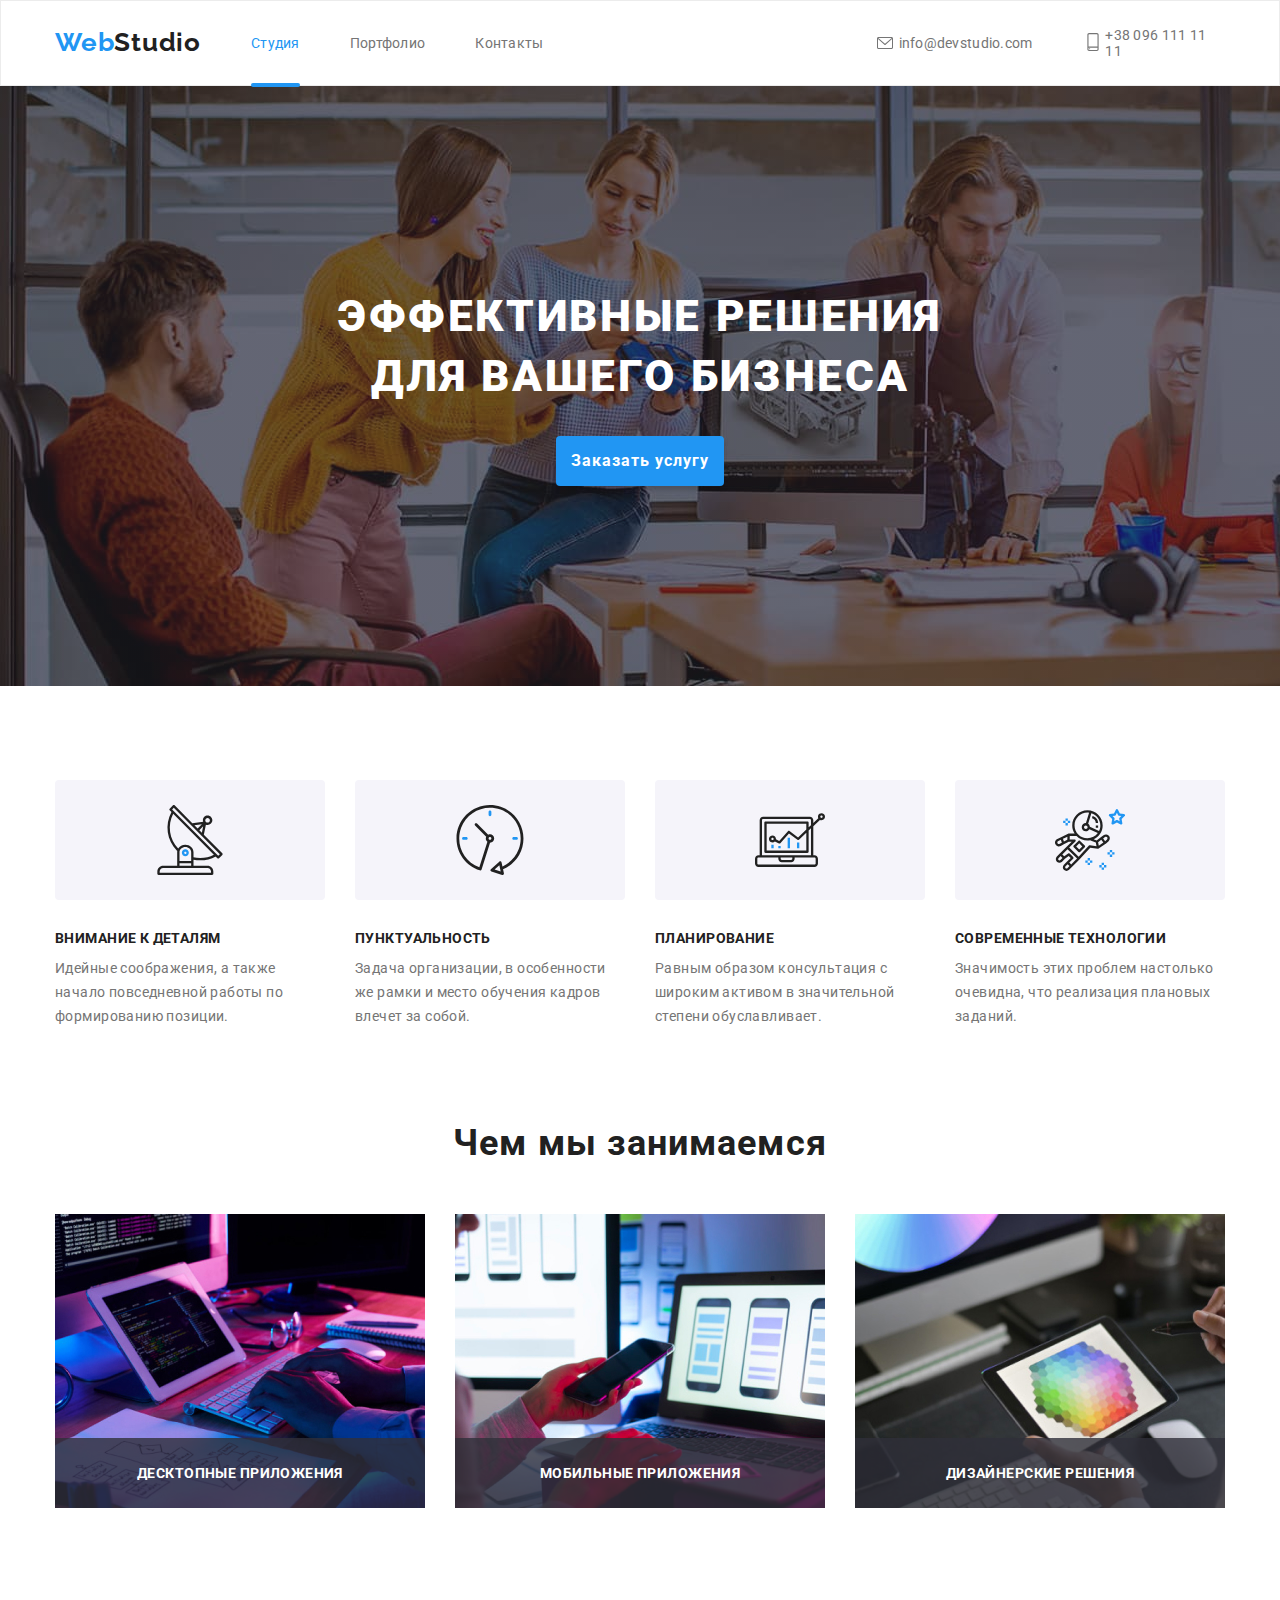
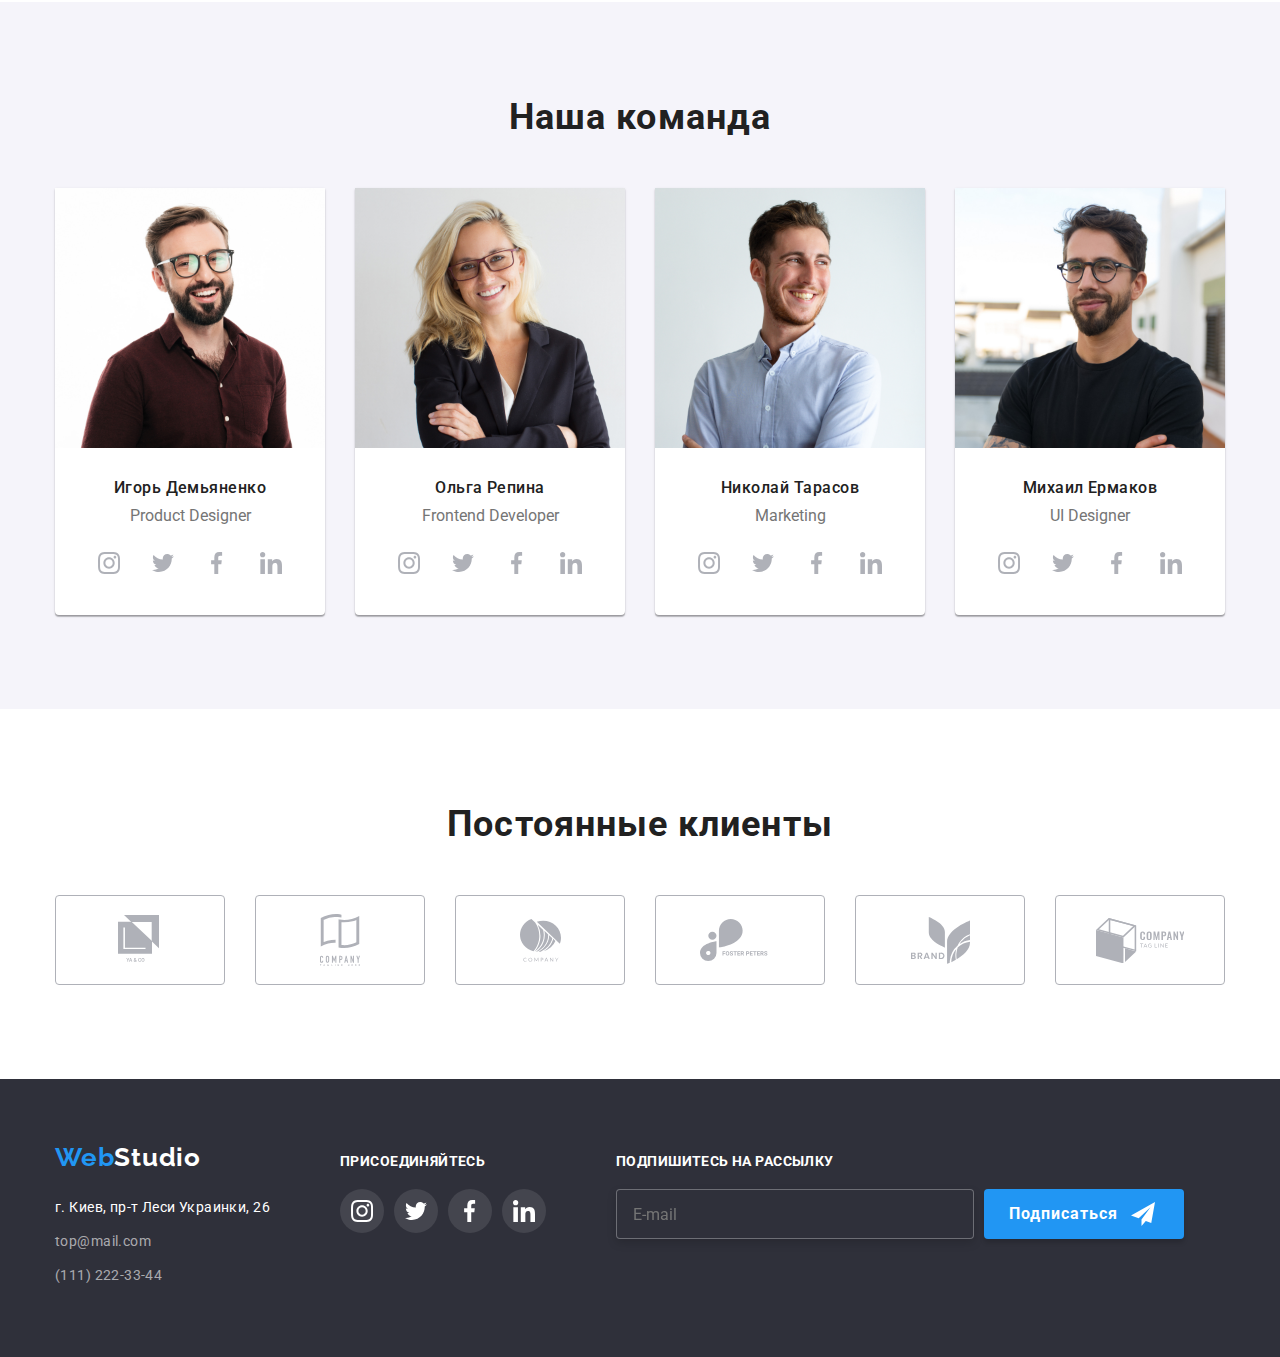
<file: index.html>
<!DOCTYPE html>
<html lang="ru">
<head>
    <meta charset="UTF-8">
    <meta name="viewport" content="width=device-width, initial-scale=1.0">
    <title>WebStudio</title>
    <link
      rel="stylesheet"
      href="https://cdnjs.cloudflare.com/ajax/libs/modern-normalize/1.0.0/modern-normalize.min.css"
      integrity="sha512-ISS7cAi1PEhQ8jnbJpJZMd29NlhNj4AWYyLOSp2CE/CsHxTCu+r+t0D2yoJudVrd0/8fTVPUVDzY5Tvli75u/g=="
      crossorigin="anonymous"
    />
    <link rel="stylesheet" href="./css/main.min.css">
    <link rel="preconnect" href="https://fonts.gstatic.com">
    <link href="https://fonts.googleapis.com/css2?family=Raleway:wght@700&family=Roboto:wght@400;500;700;900&display=swap" rel="stylesheet">
</head>
<!-- Полоска навигации -->
  <body>
    <header class="header">
        <div class="container">
          <nav class="header-nav">
          
              <a href="/" class="header-nav_logo" >
                <span class="header-nav_logo_web">Web</span>Studio
              </a>
            
            
              <ul class="header-nav__list">
                <li class="header-nav__item">
                  <a class="header-nav__link current" href="index.html">Студия</a>
                </li>
                <li class="header-nav__item">
                  <a class="header-nav__link" href="./portfolio.html">Портфолио</a>
                </li>
                <li class="header-nav__item">
                  <a class="header-nav__link" href="">Контакты</a>
                </li>
              </ul>
            
              
          </nav>
          
          <ul class="header-contacts">
            <li class="header-contacts__item">
              <a class="header-contacts__link" href="mailto:info@devstudio.com">
                <svg class="header-contacts__icon" width="20" height="16">
                  <use href="./images/icons.svg#icon-mail-ico"></use>
                </svg>
                info@devstudio.com
              </a>
            </li>

            <li class="header-contacts__item">
              <a class="header-contacts__link" href="tel:+380961111111">
                <svg class="header-contacts__icon" width="18" height="20">
                  <use href="./images/icons.svg#icon-smartphone"></use>
                </svg>
                +38 096 111 11 11
              </a>
            </li>

          </ul>
        </div>
    </header>
      
    <main>
      <!-- Герой - шапка -->
      <section class="hero">
          <div class="hero__container">
            <h1 class="hero__title">Эффективные решения для вашего бизнеса</h1>
            <button class="hero__button" type="button" data-modal-open>
              Заказать услугу
            </button>
            <div class="backdrop is-hidden" data-modal>
              <div class="modal" >
                <button class="modal__close" data-modal-close>
                  <svg class="modal__close__icon" >
                    <use href="./images/icons.svg#close-form"></use>
                  </svg>
                </button>
                <form class="modal__form">
                  <h2 class="modal__title">Оставьте свои данные, мы вам перезвоним</h2>

                  <label class="modal__field" >
                    <span class="modal__field__name">Имя</span> 
                    <input class="modal__input" type="text"  autofocus/>
                    <svg class="modal__icon" >
                      <use href="./images/icons.svg#person-ico"></use>
                    </svg>
                  </label>
                  
                  <label class="modal__field" >
                    <span class="modal__field__name">Телефон</span> 
                    <input class="modal__input" type="text"/>
                    <svg class="modal__icon" >
                      <use href="./images/icons.svg#phone-form"></use>
                    </svg>
                  </label>
            
                  <label class="modal__field" >
                    <span class="modal__field__name">Почта</span> 
                    <input class="modal__input" type="text"/>
                    <svg class="modal__icon" >
                      <use href="./images/icons.svg#mail-form"></use>
                    </svg>
                  </label>

                  <label class="modal__field">
                    <span class="modal__field__name">Комментарий</span>
                    <textarea class="modal__input area" name="coment" id="coment" cols="30" rows="8" placeholder="Введите текст"
                    ></textarea>
                  </label>
                  
                  <label class="policy"><!--field -->
                    <input class="policy-checkbox" type="checkbox" name="policy" value="policy"/>
                      <svg class="policy-checkbox__icon" >
                          <use href="./images/icons.svg#license-submit2-form">
                          </use>
                      </svg>
                    <span class="policy-text">Соглашаюсь с рассылкой и принимаю <a href=""> Условия договора</a></span>
                  </label>
                <button class="modal__button" type="submit">Отправить</button>
                </form>
              </div>
            </div>
          </div>
      </section>
      <!-- Особености-->
      <section class="feature">
        <div class="container index">
          <h2 class="visually-hidden">Особенности</h2> <!-- hiden h2 -->
          <ul class="feature__list">
            <li class="feature__item">
              <div class="feature__box">
                <svg class="feature__icon" >
                      <use href="./images/icons.svg#icon-antenna"></use>
                </svg>
              </div>
              <h3 class="feature__title">Внимание к деталям</h3>
              <p class="feature__description">Идейные соображения, а также начало повседневной работы по формированию позиции.</p>
            </li>
            <li class="feature__item">
              <div class="feature__box">
                <svg class="feature__icon" >
                      <use href="./images/icons.svg#icon-clock"></use>
                </svg>
              </div>
              <h3 class="feature__title">Пунктуальность</h3>
              <p class="feature__description">Задача организации, в особенности же рамки и место обучения кадров влечет за собой.</p>
            </li>
            <li class="feature__item">
              <div class="feature__box">
                <svg class="feature__icon" >
                  <use href="./images/icons.svg#icon-diagram"></use>
                </svg>
              </div>
                  <h3 class="feature__title">Планирование</h3>
                  <p class="feature__description">Равным образом консультация с широким активом в значительной степени обуславливает.</p>
            </li>
            <li class="feature__item">
              <div class="feature__box">
                <svg class="feature__icon" >
                      <use href="./images/icons.svg#icon-astronaut"></use>
                </svg>
              </div>
              <h3 class="feature__title">Современные технологии</h3>
              <p class="feature__description">Значимость этих проблем настолько очевидна, что реализация плановых заданий.</p>
            </li>
          </ul>
            
        </div>
      </section>
      <!-- Чем занимается фирма -->
      <section class="works">
        <h2 class="common_title">Чем мы занимаемся</h2>
        <div class="container index">
          
          <ul class="works__list">

            <li class="works__item">
              <div class="works__thumb">
                <img src="images/img1.jpg"   alt="close-up-image-programer-working-his-desk-office_1098-18707" />
                <div class="works__actions">
                  <h3>Десктопные приложения</h3>
                </div>
              </div>
            </li>

            <li class="works__item">
              <div class="works__thumb">
                <img
                src="images/img2.jpg"
                alt="web-ui-designers-are-developing-application-smartphones-team-creators-is-working-interface-mobile-phones_8119-2713"/>
                <div class="works__actions">
                  <h3>Мобильные приложения</h3>
                </div>
              </div>
          </li>

            <li class="works__item">
              <div class="works__thumb">
                <img
                src="images/img3.jpg"
                alt="creative-artist-web-design-with-working-colour-selection-graphic-tablet_35674-1119"/>
                <div class="works__actions">
                  <h3>Дизайнерские решения</h3>
                </div>
              </div>
            </li>

          </ul>
        </div>
      </section>
      <!-- Наша команда -->
      <section class="team">
        <div class="team__container">
          <h2 class="common__title">Наша команда</h2>
          <ul class="team__list">

              <li class="team__item">
                <article>
                  <div class="img__thumb">
                    <img src="images/pers1.jpg" alt="Игорь Демьяненко"/>
                  </div>
                  <div class="team__content">
                    <h3 class="team__name">Игорь Демьяненко</h3>
                    <p class="team__profesion">Product Designer</p>
                    <ul class="social__list">
                      <li class="social__item">
                        <a class="social__link">
                          <svg class="social__icon" width="22" height="22">
                            <use href="./images/icons.svg#icon-instagram">
                            </use>
                          </svg>
                        </a>
                      </li>

                      <li class="social__item">
                        <a class="social__link">
                          <svg class="social__icon" width="22" height="22">
                            <use href="./images/icons.svg#icon-twitter"></use>
                          </svg>
                        </a>
                      </li>

                      <li class="social__item">
                        <a class="social__link">
                          <svg class="social__icon" width="22" height="22">
                            <use href="./images/icons.svg#icon-facebook"></use>
                          </svg>
                        </a>
                      </li>

                      <li class="social__item">
                        <a class="social__link">
                          <svg class="social__icon" width="22" height="22">
                            <use href="./images/icons.svg#icon-linkedin"></use>
                          </svg>
                        </a>
                      </li>
                    </ul>
                  </div>
                </article>
              </li>

              <li class="team__item">
              <article>
                <div class="img__thumb">
                  <img src="images/pers2.jpg" alt="Ольга Репина"/>
                </div>
                <div class="team__content">
                  <h3 class="team__name">Ольга Репина</h3>
                  <p class="team__profesion">Frontend Developer</p>
                  <ul class="social__list">
                    <li>
                      <a class="social__link">
                        <svg class="social__icon" width="22" height="22">
                          <use href="./images/icons.svg#icon-instagram">
                          </use>
                        </svg>
                      </a>
                    </li>

                    <li>
                      <a class="social__link">
                        <svg class="social__icon" width="22" height="22">
                          <use href="./images/icons.svg#icon-twitter"></use>
                        </svg>
                      </a>
                    </li>

                    <li>
                      <a class="social__link">
                        <svg class="social__icon" width="22" height="22">
                          <use href="./images/icons.svg#icon-facebook"></use>
                        </svg>
                      </a>
                    </li>

                    <li>
                      <a class="social__link">
                        <svg class="social__icon" width="22" height="22">
                          <use href="./images/icons.svg#icon-linkedin"></use>
                        </svg>
                      </a>
                    </li>
                  </ul>
                </div>
              </article>
              </li>

              <li class="team__item">
                <article>
                  <div class="img__thumb">
                    <img src="images/pers3.jpg" alt="Николай Тарасов"/>
                  </div>
                  <div class="team__content">
                    <h3 class="team__name">Николай Тарасов</h3>
                    <p class="team__profesion">Marketing</p>
                    <ul class="social__list">
                      <li>
                        <a class="social__link">
                          <svg class="social__icon" width="22" height="22">
                            <use href="./images/icons.svg#icon-instagram">
                            </use>
                          </svg>
                        </a>
                      </li>

                      <li>
                        <a class="social__link">
                          <svg class="social__icon" width="22" height="22">
                            <use href="./images/icons.svg#icon-twitter"></use>
                          </svg>
                        </a>
                      </li>

                      <li>
                        <a class="social__link">
                          <svg class="social__icon" width="22" height="22">
                            <use href="./images/icons.svg#icon-facebook"></use>
                          </svg>
                        </a>
                      </li>

                      <li>
                        <a class="social__link">
                          <svg class="social__icon" width="22" height="22">
                            <use href="./images/icons.svg#icon-linkedin"></use>
                          </svg>
                        </a>
                      </li>
                    </ul>
                  </div>
                </article>
              </li>

              <li class="team__item">
                <article>
                  <div class="img__thumb">
                    <img src="images/pers4.jpg" alt="Михаил Ермаков"/>
                  </div>
                  <div  class="team__content">
                    <h3 class="team__name">Михаил Ермаков</h3>
                    <p class="team__profesion">UI Designer</p>
                    <ul class="social__list">
                      <li>
                        <a class="social__link">
                          <svg class="social__icon" width="22" height="22">
                            <use href="./images/icons.svg#icon-instagram">
                            </use>
                          </svg>
                        </a>
                      </li>

                      <li>
                        <a class="social__link">
                          <svg class="social__icon" width="22" height="22">
                            <use href="./images/icons.svg#icon-twitter"></use>
                          </svg>
                        </a>
                      </li>

                      <li>
                        <a class="social__link">
                          <svg class="social__icon" width="22" height="22">
                            <use href="./images/icons.svg#icon-facebook"></use>
                          </svg>
                        </a>
                      </li>

                      <li>
                        <a class="social__link">
                          <svg class="social__icon" width="22" height="22">
                            <use href="./images/icons.svg#icon-linkedin"></use>
                          </svg>
                        </a>
                      </li>
                    </ul>
                  </div>
                </article>
              </li>
            </ul>
        </div>
      </section>
      <!-- Постоянные клиенты -->
      <section class="clients">
        <h2 class="common_title">Постоянные клиенты</h2>
        <div class=" container">
          <ul class="clients__list">
              <li class="clients__item">
                <a class="clients__link" href="">
                  <svg class="clients__icon" width="45" height="50">
                    <use href="./images/icons.svg#icon-logo-1"></use>
                  </svg>
                </a>
              </li>
              <li class="clients__item">
                <a class="clients__link" href="">
                  <svg class="clients__icon" width="40" height="52">
                    <use href="./images/icons.svg#icon-logo-2"></use>
                  </svg>
                </a>
              </li>
              <li class="clients__item">
                <a class="clients__link" href="">
                  <svg class="clients__icon" width="41" height="43">
                    <use href="./images/icons.svg#icon-logo-3"></use>
                  </svg>
                </a>
              </li>
              <li class="clients__item">
                <a class="clients__link" href="">
                  <svg class="clients__icon" width="80" height="43">
                    <use href="./images/icons.svg#icon-logo-4"></use>
                  </svg>
                </a>
              </li>
              <li class="clients__item">
                <a class="clients__link" href="">
                  <svg class="clients__icon" width="59px" height="47px">
                    <use href="./images/icons.svg#icon-logo-5"></use>
                  </svg>
                </a>
              </li>
              <li class="clients__item">
                <a class="clients__link" href="">
                  <svg class="clients__icon" width="88" height="45">
                    <use href="./images/icons.svg#icon-logo-6"></use>
                  </svg>
                </a>
              </li>
            </ul>
        </div>
      </section>
    </main>
      <!-- Подвал страницы -->
    <footer class="page-footer">
      <div class="container">
        <div class="page-footer__adress">
          <a href="/" class="page-footer__logo">
            <span class="web page-footer__logo">Web</span>Studio
          </a>
          <address class="footer-adress">
          <ul class="footer-adress__list">

            <li class="footer-adress__item">
              <span>г. Киев, пр-т Леси Украинки, 26</span> <!--текст, не ссылка-->
            </li>

            <li class="footer-adress__item">
              <a class="footer-adress__link"          
                href="mailto:mango@mail.pig">
                top@mail.com
              </a>
            </li>

            <li class="footer-adress__item">
              <a class="footer-adress__link"
                href="tel:+1112223344">
                (111) 222-33-44
              </a>
            </li>
          </ul>
        </address>
        </div>
        <div class="page-footer__social">
          <h3 class="common-title">присоединяйтесь</h3>
          <ul class="page-footer__list">
            <li class="page-footer__item">
                  <a class="page-footer__link">
                    <svg class="page-footer__icon" width="22" height="22">
                      <use href="./images/icons.svg#icon-instagram">
                      </use>
                    </svg>
                  </a>
            </li>

            <li class="page-footer__item">
                  <a class="page-footer__link">
                    <svg class="page-footer__icon" width="22" height="22">
                      <use href="./images/icons.svg#icon-twitter"></use>
                    </svg>
                  </a>
            </li>

            <li class="page-footer__item">
                  <a class="page-footer__link">
                    <svg class="page-footer__icon" width="22" height="22">
                      <use href="./images/icons.svg#icon-facebook"></use>
                    </svg>
                  </a>
            </li>

            <li class="page-footer__item">
                  <a class="page-footer__link">
                    <svg class="page-footer__icon" width="22" height="22">
                      <use href="./images/icons.svg#icon-linkedin"></use>
                    </svg>
                  </a>
            </li>
          </ul>
        </div>
        <div class="page-footer__subscribe">
          <h3 class="common-title">Подпишитесь на рассылку</h3>
          <div class="page-footer__container">

            <input class="page-footer__mail" type="text" placeholder="E-mail">

            <button class="page-footer__button" type="button">
              <span>Подписаться</span>
                <svg class="page-footer__ico" width="24" height="24">
                  <use href="./images/icons.svg#telegram"></use>
                </svg>
            </button>

          </div>
        </div>
      </div>
    </footer>
    <script src="./js/modal.js"></script>
  </body>
</html>
</file>
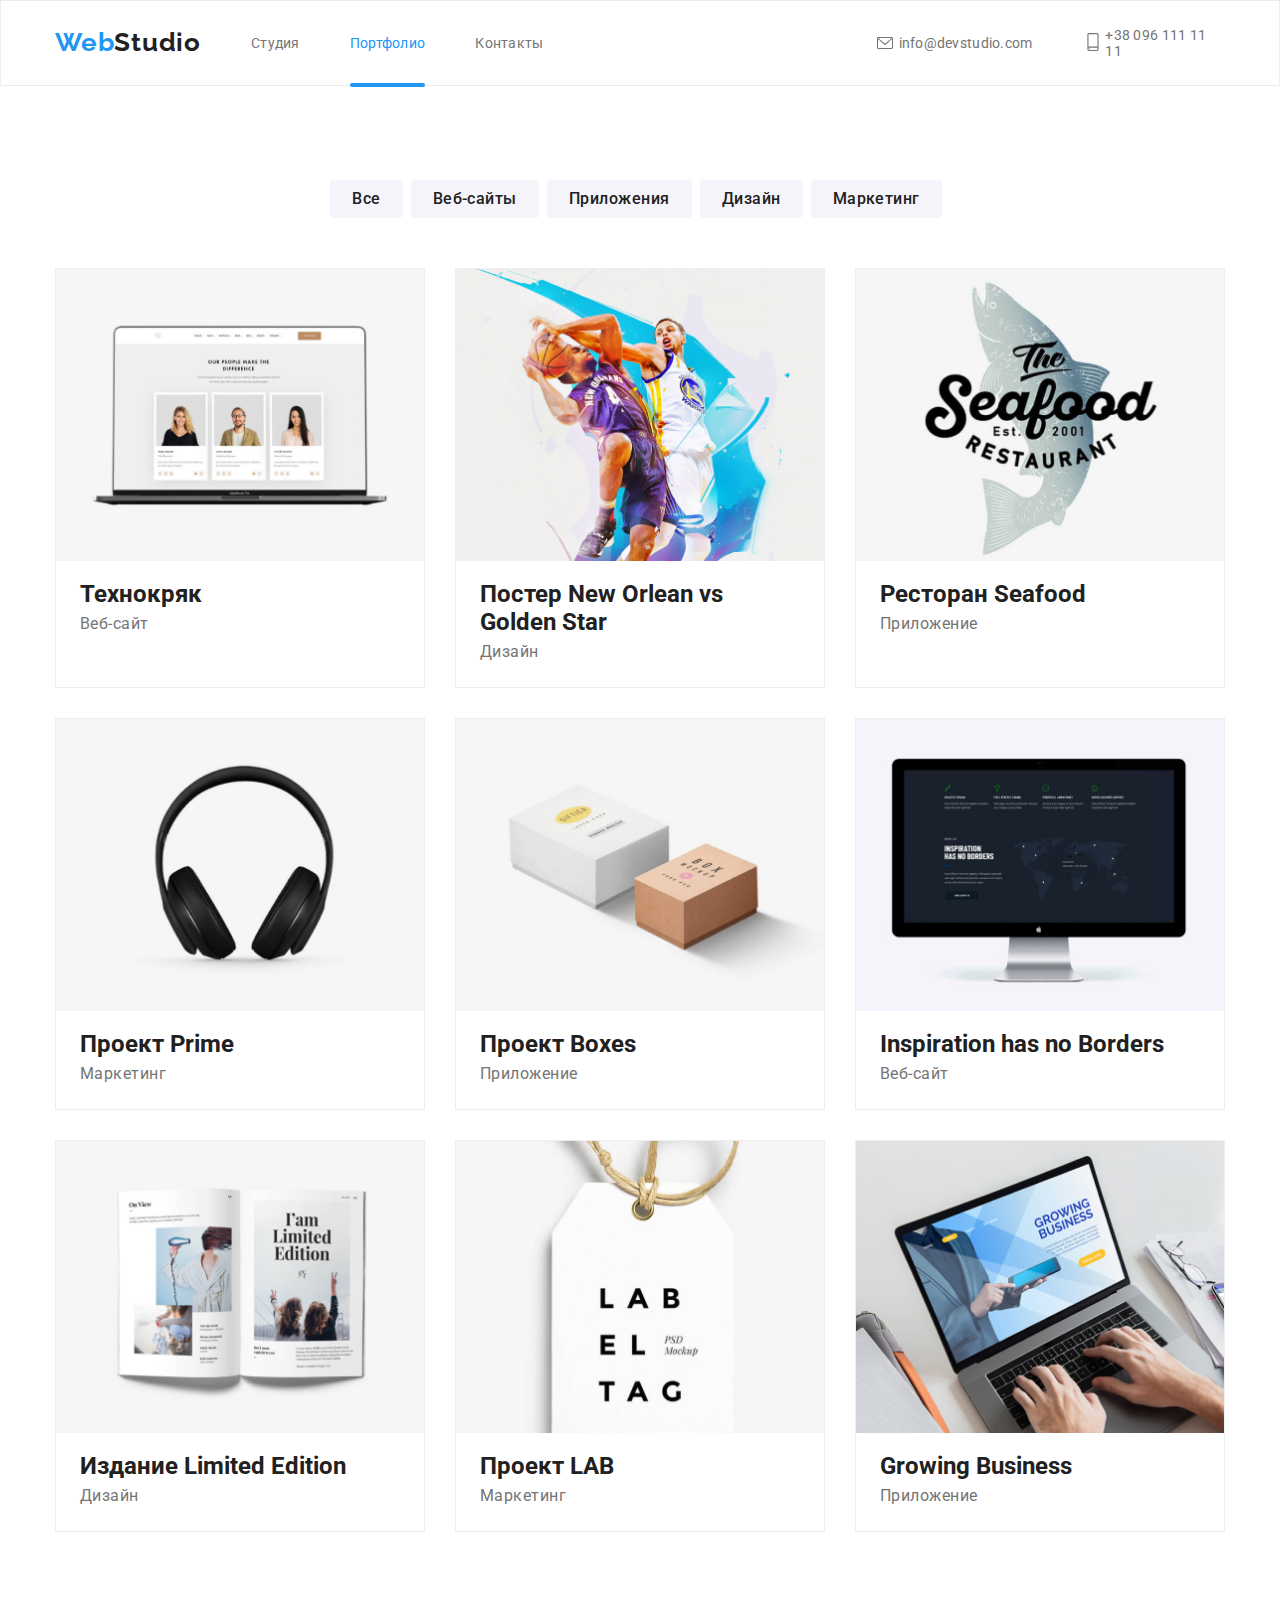
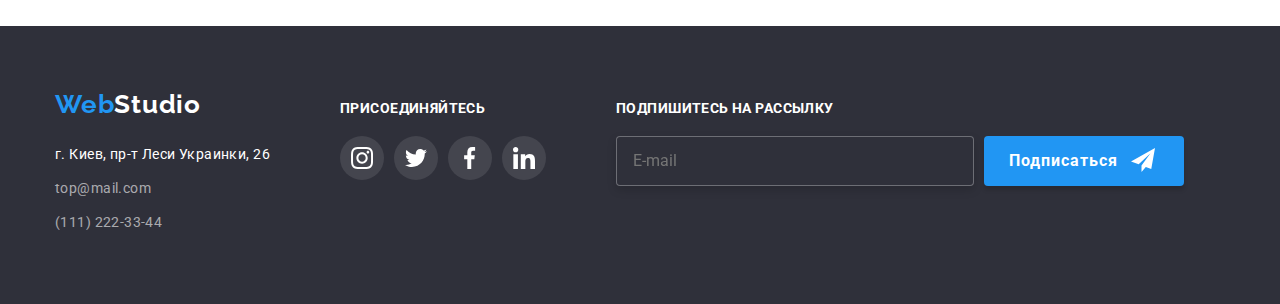
<file: portfolio.html>
<!DOCTYPE html>
<html lang="ru">
<head>
    <meta charset="UTF-8">
    <meta name="viewport" content="width=device-width, initial-scale=1.0">
    <title>Portfolio</title>
    <link
      rel="stylesheet"
      href="https://cdnjs.cloudflare.com/ajax/libs/modern-normalize/1.0.0/modern-normalize.min.css"
      integrity="sha512-ISS7cAi1PEhQ8jnbJpJZMd29NlhNj4AWYyLOSp2CE/CsHxTCu+r+t0D2yoJudVrd0/8fTVPUVDzY5Tvli75u/g=="
      crossorigin="anonymous"
    />
    <link rel="stylesheet" href="./css/main.min.css">
    <link rel="preconnect" href="https://fonts.gstatic.com">
    <link href="https://fonts.googleapis.com/css2?family=Raleway:wght@700&family=Roboto:wght@400;500;700;900&display=swap" rel="stylesheet">
</head>
<!-- Полоска навигации -->
<body>
  <header class="header">
    <div class="container">
      <nav class="header-nav">
      
          <a href="/" class="header-nav_logo" >
            <span class="header-nav_logo_web">Web</span>Studio
          </a>
        
        
          <ul class="header-nav__list">
            <li class="header-nav__item">
              <a class="header-nav__link" href="index.html">Студия</a>
            </li>
            <li class="header-nav__item">
              <a class="header-nav__link current" href="./portfolio.html">Портфолио</a>
            </li>
            <li class="header-nav__item">
              <a class="header-nav__link" href="">Контакты</a>
            </li>
          </ul>
        
          
      </nav>
      
      <ul class="header-contacts">
        <li class="header-contacts__item">
          <a class="header-contacts__link" href="mailto:info@devstudio.com">
            <svg class="header-contacts__icon" width="20" height="16">
              <use href="./images/icons.svg#icon-mail-ico"></use>
            </svg>
            info@devstudio.com
          </a>
        </li>

        <li class="header-contacts__item">
          <a class="header-contacts__link" href="tel:+380961111111">
            <svg class="header-contacts__icon" width="18" height="20">
              <use href="./images/icons.svg#icon-smartphone"></use>
            </svg>
            +38 096 111 11 11
          </a>
        </li>

      </ul>
    </div>
</header>
<main>
  <!-- Projects section  -->
  <h1 class="visually-hidden">Projects</h1> <!--скрытый заголовок -->
    <section class="filter__section">
      <div class="filter__container">
        <!-- Filter section -->
        <h2 class="visually-hidden">Filter</h2> <!--скрытый заголовок -->
        
        <ul class="filter__list">

          <li class="filter__item">
            <button class="filter__button" type="submit">
              Все
            </button> 
          </li>

          <li class="filter__item">
            <button class="filter__button" type="submit">
              Веб-сайты
            </button> 
          </li>

          <li class="filter__item">
            <button class="filter__button" type="submit">
              Приложения
            </button> 
          </li>

          <li class="filter__item">
            <button class="filter__button" type="submit">
              Дизайн
            </button> 
          </li>

          <li class="filter__item">
            <button class="filter__button" type="submit">
              Маркетинг
            </button> 
          </li>
        </ul>

        <!-- Projects items  -->
        <ul class="project__list">

          <li class="project__item">
            <a href="">
              <div class="project__thumb">
                <img src="images/portfolio1.jpg" alt="Технокряк" />
                <p>
                  Технокряк это современная площадка распространения коронавируса. Компании используют эту платформу для цифрового шпионажа и атак на защищённые сервера конкурентов.
                </p>
              </div>
              <div class="project__content">
                <h2 class="project__name">Технокряк</h2>
                <p class="project__filter">Веб-сайт</p>
              </div>
            </a>
          </li>

          <li class="project__item">
            <a href=""> 
              <div class="project__thumb">
                <img src="images/portfolio2.jpg" alt="Постер New Orlean vs Golden Star"  />
                <p>
                Lorem ipsum dolor sit, amet consectetur adipisicing elit. Blanditiis ad officia dicta aspernatur quisquam, ex exercitationem vitae odit repudiandae atque?
                </p>
              </div>
              <div class="project__content">
                <h2 class="project__name">Постер New Orlean vs Golden Star</h2>
                <p class="project__filter">Дизайн</p>
              </div>
            </a>
          </li>

          <li class="project__item">
            <a href=""> 
              <div class="project__thumb">
                <img src="images/portfolio3.jpg" alt="Ресторан Seafood"  />
                <p>
                  Lorem ipsum dolor, sit amet consectetur adipisicing elit. Obcaecati similique doloremque culpa reiciendis esse voluptatum necessitatibus maxime reprehenderit animi debitis.
                </p>
              </div>
              <div class="project__content">
                <h2 class="project__name">Ресторан Seafood</h2>
              <p class="project__filter">Приложение</p> 
              </div>
            </a>
          </li>
          
          <li class="project__item">
            <a href=""> 
              <div class="project__thumb">
                <img src="images/portfolio4.jpg" alt="Проект Prime"  />
                <p>
                  Lorem ipsum dolor sit amet consectetur adipisicing elit. Mollitia vitae deleniti dolore dolores suscipit architecto qui autem. Quae, quisquam obcaecati?
                </p>
              </div>
              <div class="project__content">
                <h2 class="project__name">Проект Prime</h2>
                <p class="project__filter">Маркетинг</p>
              </div>
            </a>
          </li>

          <li class="project__item">
            <a href=""> 
              <div class="project__thumb">
                <img src="images/portfolio5.jpg" alt="Проект Boxes"  />
                <p>
                  Lorem ipsum dolor sit amet consectetur, adipisicing elit. Maiores, cumque unde aliquam et doloremque excepturi fuga error fugit odit.
                </p>
              </div>
              <div class="project__content">
                <h2 class="project__name">Проект Boxes</h2>
                <p class="project__filter">Приложение</p>
              </div>
            </a>
          </li>

          <li class="project__item">
            <a href=""> 
              <div class="project__thumb">
                <img src="images/portfolio6.jpg" alt="Inspiration has no Borders"  />
                <p>
                  Lorem ipsum dolor, sit amet consectetur adipisicing elit. Doloribus dolor soluta hic tempora placeat quae earum aspernatur eaque odio, facilis aliquam!
                </p>
              </div>
              <div class="project__content">
                <h2 class="project__name">Inspiration has no Borders</h2>
                <p class="project__filter">Веб-сайт</p>
              </div>
            </a>
          </li>

          <li class="project__item">
            <a href=""> 
              <div class="project__thumb">
                <img src="images/portfolio7.jpg" alt="Издание Limited Edition"  />
                <p>
                  Lorem ipsum dolor sit amet consectetur adipisicing elit. Quaerat fugit non expedita sunt fuga aperiam temporibus eum optio.
                </p>
              </div>
              <div class="project__content">
                <h2 class="project__name">Издание Limited Edition</h2>
                <p class="project__filter">Дизайн</p>
              </div>
            </a>
          </li>

          <li class="project__item">
            <a href=""> 
              <div class="project__thumb">
                <img src="images/portfolio8.jpg" alt="Проект LAB"  />
                <p>
                  Lorem ipsum, dolor sit amet consectetur adipisicing elit. Ut deleniti quasi eum aspernatur, sapiente est ipsam deserunt saepe magni doloremque non dolores!
                </p>
              </div>
              <div class="project__content">
                <h2 class="project__name">Проект LAB</h2>
                <p class="project__filter">Маркетинг</p>
              </div>
            </a>
          </li>

          <li class="project__item">
            <a href=""> 
              <div class="project__thumb">
                <img src="images/portfolio9.jpg" alt="Growing Business"  />
                <p>
                  Lorem ipsum dolor sit, amet consectetur adipisicing elit. Blanditiis ad officia dicta aspernatur quisquam, ex exercitationem vitae odit repudiandae atque?
                </p>
              </div>
              <div class="project__content">
                <h2 class="project__name">Growing Business</h2>
                <p class="project__filter">Приложение</p>
              </div>
            </a>
          </li>
        </ul>
      </div>
    </section>
</main>

<!-- Подвал страницы -->
<footer class="page-footer">
  <div class="container">
    <div class="page-footer__adress">
      <a href="/" class="page-footer__logo">
        <span class="web page-footer__logo">Web</span>Studio
      </a>
      <address class="footer-adress">
      <ul class="footer-adress__list">

        <li class="footer-adress__item">
          <span>г. Киев, пр-т Леси Украинки, 26</span> <!--текст, не ссылка-->
        </li>

        <li class="footer-adress__item">
          <a class="footer-adress__link"          
            href="mailto:mango@mail.pig">
            top@mail.com
          </a>
        </li>

        <li class="footer-adress__item">
          <a class="footer-adress__link"
            href="tel:+1112223344">
            (111) 222-33-44
          </a>
        </li>
      </ul>
    </address>
    </div>
    <div class="page-footer__social">
      <h3 class="common-title">присоединяйтесь</h3>
      <ul class="page-footer__list">
        <li class="page-footer__item">
              <a class="page-footer__link">
                <svg class="page-footer__icon" width="22" height="22">
                  <use href="./images/icons.svg#icon-instagram">
                  </use>
                </svg>
              </a>
        </li>

        <li class="page-footer__item">
              <a class="page-footer__link">
                <svg class="page-footer__icon" width="22" height="22">
                  <use href="./images/icons.svg#icon-twitter"></use>
                </svg>
              </a>
        </li>

        <li class="page-footer__item">
              <a class="page-footer__link">
                <svg class="page-footer__icon" width="22" height="22">
                  <use href="./images/icons.svg#icon-facebook"></use>
                </svg>
              </a>
        </li>

        <li class="page-footer__item">
              <a class="page-footer__link">
                <svg class="page-footer__icon" width="22" height="22">
                  <use href="./images/icons.svg#icon-linkedin"></use>
                </svg>
              </a>
        </li>
      </ul>
    </div>
    <div class="page-footer__subscribe">
      <h3 class="common-title">Подпишитесь на рассылку</h3>
      <div class="page-footer__container">

        <input class="page-footer__mail" type="text" placeholder="E-mail">

        <button class="page-footer__button" type="button">
          <span>Подписаться</span>
            <svg class="page-footer__ico" width="24" height="24">
              <use href="./images/icons.svg#telegram"></use>
            </svg>
        </button>

      </div>
    </div>
  </div>
</footer>
  </body>
</html>
</file>
<file: css/main.min.css>
/*! modern-normalize v1.0.0 | MIT License | https://github.com/sindresorhus/modern-normalize */*,::after,::before{-webkit-box-sizing:border-box;box-sizing:border-box}:root{-moz-tab-size:4;-o-tab-size:4;tab-size:4}html{line-height:1.15;-webkit-text-size-adjust:100%}body{margin:0}body{font-family:system-ui,-apple-system,'Segoe UI',Roboto,Helvetica,Arial,sans-serif,'Apple Color Emoji','Segoe UI Emoji'}hr{height:0;color:inherit}abbr[title]{-webkit-text-decoration:underline dotted;text-decoration:underline dotted}b,strong{font-weight:bolder}code,kbd,pre,samp{font-family:ui-monospace,SFMono-Regular,Consolas,'Liberation Mono',Menlo,monospace;font-size:1em}small{font-size:80%}sub,sup{font-size:75%;line-height:0;position:relative;vertical-align:baseline}sub{bottom:-.25em}sup{top:-.5em}table{text-indent:0;border-color:inherit}button,input,optgroup,select,textarea{font-family:inherit;font-size:100%;line-height:1.15;margin:0}button,select{text-transform:none}[type=button],[type=reset],[type=submit],button{-webkit-appearance:button}::-moz-focus-inner{border-style:none;padding:0}:-moz-focusring{outline:1px dotted ButtonText}:-moz-ui-invalid{box-shadow:none}legend{padding:0}progress{vertical-align:baseline}::-webkit-inner-spin-button,::-webkit-outer-spin-button{height:auto}[type=search]{-webkit-appearance:textfield;outline-offset:-2px}::-webkit-search-decoration{-webkit-appearance:none}::-webkit-file-upload-button{-webkit-appearance:button;font:inherit}summary{display:list-item}:root{--first-color: #2196F3;--second-color: #212121;--third-color: #757575;--soc-ico-col: #AFB1B8;--white-color: #ffffff;--filter-color: #F5F4FA;--adressf-color: rgba(255, 255, 255, 0.6);--hero-main-bg: #2F303A;--card-set-gap: 30px;--card-portfborder-color: #EEEEEE;--head-border-color: #ECECEC;--team-box-shadow: 0px 1px 3px rgba(0, 0, 0, 0.12), 0px 1px 1px rgba(0, 0, 0, 0.14), 0px 2px 1px rgba(0, 0, 0, 0.2);--team-border-radius: 0px 0px 4px 4px;--filter-button-shadow: 0px 3px 1px rgba(0, 0, 0, 0.1), 0px 1px 2px rgba(0, 0, 0, 0.08), 0px 2px 2px rgba(0, 0, 0, 0.12);--filter-items-shadow: 0px 1px 1px rgba(0, 0, 0, 0.12), 0px 4px 4px rgba(0, 0, 0, 0.06), 1px 4px 6px rgba(0, 0, 0, 0.16);--cubic-animation-time: 250ms cubic-bezier(0.4, 0, 0.2, 1)}*{margin:0;padding:0}a{text-decoration:none;display:inline-block}ul{list-style:none}body{color:var(--second-color);background-color:var(--white-color);font-family:'Roboto', sans-serif;margin:0 auto}h2,h3{color:var(--second-color);font-style:normal;font-weight:bold}img{display:block;width:100%;height:auto}.container{max-width:1200px;-ms-flex-item-align:center;align-self:center;display:-webkit-box;display:-ms-flexbox;display:flex;margin:0 auto;padding:0 15px}.visually-hidden{position:absolute;width:1px;height:1px;margin:-1px;border:0;padding:0;white-space:nowrap;-webkit-clip-path:inset(100%);clip-path:inset(100%);clip:rect(0 0 0 0);overflow:hidden}.header{position:relative;display:-webkit-box;display:-ms-flexbox;display:flex;padding-top:24px;padding-bottom:25px;margin:0 auto;border:1px solid var(--head-border-color);background:var(--white-color)}.header-nav,.header-logo{display:-webkit-box;display:-ms-flexbox;display:flex;-webkit-box-align:center;-ms-flex-align:center;align-items:center;-webkit-box-pack:center;-ms-flex-pack:center;justify-content:center}.header-nav_logo{font-family:'Raleway', sans-serif;font-style:normal;font-weight:bold;font-size:26px;line-height:35px;letter-spacing:0.03em;color:var(--second-color)}.header-nav_logo_web{font-family:'Raleway', sans-serif;color:var(--first-color)}.header-nav__list{display:-webkit-box;display:-ms-flexbox;display:flex;-webkit-box-align:center;-ms-flex-align:center;align-items:center;-webkit-box-pack:center;-ms-flex-pack:center;justify-content:center;margin-left:50px}.header-nav__list li{margin-left:50px}.header-nav__list li:first-child{margin-left:0px}.header-nav__list .header-nav__link{color:var(--third-color);font-style:normal;font-size:14px;line-height:16px;letter-spacing:0.02em;-webkit-transition:var(--cubic-animation-time);transition:var(--cubic-animation-time)}.header-nav__link{position:relative;display:-webkit-box;display:-ms-flexbox;display:flex;-webkit-box-pack:center;-ms-flex-pack:center;justify-content:center;-webkit-box-align:center;-ms-flex-align:center;align-items:center;-webkit-transition:var(--cubic-animation-time);transition:var(--cubic-animation-time)}.header-nav__link.current{position:relative;color:var(--first-color)}.header-nav__list .header-nav__link:hover::after,.header-nav__list .header-nav__link:focus::after{color:var(--first-color);opacity:1;-webkit-transform:scaleX(1);transform:scaleX(1);-webkit-transition:var(--cubic-animation-time);transition:var(--cubic-animation-time)}.header-nav__list .header-nav__link::after{position:absolute;top:48px;bottom:0;left:0;height:4px;width:100%;content:'';display:block;border-radius:2px;background-color:var(--first-color);opacity:0;-webkit-transform:scaleX(0);transform:scaleX(0);-webkit-transition:opacity var(--cubic-animation-time),-webkit-transform var(--cubic-animation-time);transition:opacity var(--cubic-animation-time),-webkit-transform var(--cubic-animation-time);transition:transform var(--cubic-animation-time),opacity var(--cubic-animation-time);transition:transform var(--cubic-animation-time),opacity var(--cubic-animation-time),-webkit-transform var(--cubic-animation-time)}.header-nav__list .header-nav__link.current::after{position:absolute;top:48px;bottom:0;left:0;height:4px;width:100%;content:'';display:block;opacity:1;-webkit-transform:scaleX(1);transform:scaleX(1);border-radius:2px;background-color:var(--first-color)}.header-nav__list .header-nav__link:hover,.header-nav__list .header-nav__link:focus{color:var(--first-color);-webkit-transition:var(--cubic-animation-time);transition:var(--cubic-animation-time)}.link-icon{margin-right:5px;fill:currentColor}.link-icon:hover,.link-icon:focus{fill:currentColor;color:var(--first-color);-webkit-transition:var(--cubic-animation-time);transition:var(--cubic-animation-time)}.header-contacts{display:-webkit-box;display:-ms-flexbox;display:flex;-webkit-box-align:center;-ms-flex-align:center;align-items:center;-webkit-box-pack:center;-ms-flex-pack:center;justify-content:center;margin-left:330px}.header-contacts li{margin-left:50px}.header-contacts li:first-child{margin-left:0px}.header-contacts .header-contacts__link{color:var(--third-color);font-style:normal;font-size:14px;line-height:16px;letter-spacing:0.02em;-webkit-transition:var(--cubic-animation-time);transition:var(--cubic-animation-time)}.header-contacts__link{position:relative;display:-webkit-box;display:-ms-flexbox;display:flex;-webkit-box-pack:center;-ms-flex-pack:center;justify-content:center;-webkit-box-align:center;-ms-flex-align:center;align-items:center;-webkit-transition:var(--cubic-animation-time);transition:var(--cubic-animation-time)}.header-contacts .header-contacts__link:hover::after,.header-contacts .header-contacts__link:focus::after{color:var(--first-color);opacity:0;-webkit-transform:scaleX(1);transform:scaleX(1);-webkit-transition:var(--cubic-animation-time);transition:var(--cubic-animation-time)}.header-contacts .header-contacts__link:hover,.header-contacts .header-contacts__link:focus{color:var(--first-color);-webkit-transition:var(--cubic-animation-time);transition:var(--cubic-animation-time)}.header-contacts__icon{margin-right:5px;fill:currentColor}.header-contacts__icon:hover,.header-contacts__icon:focus{fill:currentColor;color:var(--first-color);-webkit-transition:var(--cubic-animation-time);transition:var(--cubic-animation-time)}.page-footer{margin:0 auto;background:var(--hero-main-bg)}.page-footer .container{padding:60px 15px;-webkit-box-align:baseline;-ms-flex-align:baseline;align-items:baseline}.page-footer__adress{display:inline-block}.page-footer__logo{display:inline-block;font-family:'Raleway', sans-serif;font-style:normal;font-weight:bold;font-size:26px;line-height:35px;letter-spacing:0.03em;color:var(--white-color)}a.page-footer__logo{margin-bottom:20px}.web.page-footer__logo{color:var(--first-color)}.footer-adress{font-style:normal;font-weight:normal;font-size:14px;line-height:24px;letter-spacing:0.03em;color:var(--white-color)}.footer-adress__item{margin-bottom:10px}.footer-adress a{color:var(--adressf-color)}.page-footer__social{display:inline-block;margin-left:70px;margin-top:14px}.page-footer__social h3.common-title{margin-bottom:20px;font-size:14px;line-height:16px;letter-spacing:0.03em;text-transform:uppercase;color:var(--white-color)}.page-footer__social .page-footer__list{display:-webkit-box;display:-ms-flexbox;display:flex;-webkit-box-align:center;-ms-flex-align:center;align-items:center;-webkit-box-pack:center;-ms-flex-pack:center;justify-content:center}.page-footer__social .page-footer__list li:nth-child(n+2){margin-left:10px}.page-footer__social .page-footer__link{display:-webkit-box;display:-ms-flexbox;display:flex;-webkit-box-align:center;-ms-flex-align:center;align-items:center;-webkit-box-pack:center;-ms-flex-pack:center;justify-content:center;border-radius:50%;padding:0;border:none;width:44px;height:44px;-webkit-transition:var(--cubic-animation-time);transition:var(--cubic-animation-time);color:var(--white-color);background-color:rgba(255,255,255,0.1)}.page-footer__social .page-footer__link:hover,.page-footer__social .page-footer__link:focus{fill:var(--white-color);color:var(--white-color);background-color:var(--first-color);-webkit-transition:var(--cubic-animation-time);transition:var(--cubic-animation-time)}.page-footer__social .page-footer__icon{fill:currentColor}.page-footer__subscribe{display:inline-block;margin-left:70px}.page-footer__subscribe h3.common-title{margin-bottom:20px;font-size:14px;line-height:16px;letter-spacing:0.03em;text-transform:uppercase;color:var(--white-color)}.page-footer__container{display:-webkit-box;display:-ms-flexbox;display:flex;-webkit-box-align:center;-ms-flex-align:center;align-items:center;-webkit-box-pack:center;-ms-flex-pack:center;justify-content:center}.page-footer__mail{width:358px;height:50px;padding-left:16px;padding-right:16px;border:1px solid rgba(255,255,255,0.3);-webkit-box-sizing:border-box;box-sizing:border-box;-webkit-filter:drop-shadow(0px 4px 4px rgba(0,0,0,0.15));filter:drop-shadow(0px 4px 4px rgba(0,0,0,0.15));border-radius:4px;outline:none;background-color:var(--hero-main-bg);color:var(--white-color)}.page-footer__button{position:relative;display:inline-block;-webkit-box-align:baseline;-ms-flex-align:baseline;align-items:baseline;margin-left:10px;padding:10px 25px;width:200px;height:50px;background:var(--first-color);-webkit-box-shadow:0px 4px 4px rgba(0,0,0,0.15);box-shadow:0px 4px 4px rgba(0,0,0,0.15);border-radius:4px;color:var(--white-color);outline:none;border:none}.page-footer__button span{font-style:normal;font-weight:bold;font-size:16px;line-height:30px;margin-right:10px;height:30px;display:-webkit-box;display:-ms-flexbox;display:flex;-webkit-box-align:left;-ms-flex-align:left;align-items:left;text-align:left;justify-items:baseline;letter-spacing:0.06em;color:var(--white-color)}.page-footer__button:focus,.page-footer__button:hover{fill:var(--white-color);color:var(--white-color);background-color:var(--first-color);-webkit-transition:var(--cubic-animation-time);transition:var(--cubic-animation-time)}.page-footer__ico{position:absolute;left:73.31%;right:15.19%;top:25%;bottom:3.65%}.hero{padding:200px 15px;max-width:1600px;margin:0 auto;background:-webkit-gradient(linear, left top, left bottom, from(rgba(47,48,58,0.4)), to(rgba(47,48,58,0.4))),url("../images/Img_bg.jpg");background:linear-gradient(rgba(47,48,58,0.4), rgba(47,48,58,0.4)),url("../images/Img_bg.jpg")}.hero__title{max-width:696px;margin:0px auto 30px;font-style:normal;font-weight:900;font-size:44px;line-height:60px;text-align:center;letter-spacing:0.06em;text-transform:uppercase;color:var(--white-color)}.hero__container{text-align:center}.hero__button{padding:10px 15px;font-style:normal;font-weight:bold;font-size:16px;line-height:30px;letter-spacing:0.06em;border-radius:4px;border:none;outline:none;background:var(--first-color);-webkit-box-shadow:0px 4px 4px rgba(0,0,0,0.15);box-shadow:0px 4px 4px rgba(0,0,0,0.15);color:var(--white-color)}.backdrop{position:fixed;top:0;left:0;width:100%;height:100%;z-index:1000;background-color:rgba(0,0,0,0.2);opacity:1;-webkit-transition:opacity var(--cubic-animation-time);transition:opacity var(--cubic-animation-time)}.backdrop.is-hidden{opacity:0;pointer-events:none}.backdrop.is-hidden .modal{-webkit-transform:translate(-50%, -50%) scale(1.1);transform:translate(-50%, -50%) scale(1.1)}.modal{position:absolute;top:50%;left:50%;min-height:528px;min-width:581px;-webkit-transform:translate(-50%, -50%) scale(1);transform:translate(-50%, -50%) scale(1);-webkit-transition:-webkit-transform var(--cubic-animation-time);transition:-webkit-transform var(--cubic-animation-time);transition:transform var(--cubic-animation-time);transition:transform var(--cubic-animation-time), -webkit-transform var(--cubic-animation-time);border-radius:4px;-webkit-box-shadow:0px 1px 3px rgba(0,0,0,0.12),0px 1px 1px rgba(0,0,0,0.14),0px 2px 1px rgba(0,0,0,0.2);box-shadow:0px 1px 3px rgba(0,0,0,0.12),0px 1px 1px rgba(0,0,0,0.14),0px 2px 1px rgba(0,0,0,0.2);background-color:var(--white-color)}.modal__close{position:absolute;top:8px;right:8px;padding:5px 10px;text-align:center;outline:none;border:1px solid rgba(0,0,0,0.1);border-radius:50%;-webkit-box-sizing:border-box;box-sizing:border-box;background-color:var(--filter-color)}.modal__close__icon{width:11px;height:11px;fill:currentColor;-webkit-transition:var(--cubic-animation-time);transition:var(--cubic-animation-time)}.modal__form{padding:40px 40px 20px}.modal__title{font-weight:bold;font-size:20px;line-height:23px;text-align:center;letter-spacing:0.03em;margin-bottom:12px}.modal__field{position:relative;display:-webkit-box;display:-ms-flexbox;display:flex;-webkit-box-orient:vertical;-webkit-box-direction:normal;-ms-flex-direction:column;flex-direction:column;text-align:left}.modal__field textarea{height:120px;padding:12px 16px;border:1px solid rgba(33,33,33,0.2);-webkit-box-sizing:border-box;box-sizing:border-box;border-radius:4px;resize:none}.modal__field:nth-child(-n+4){margin-bottom:10px}.modal__field__name{font-style:normal;font-weight:normal;font-size:12px;line-height:14px;letter-spacing:0.01em;margin-bottom:4px;color:var(--third-color)}.modal__icon{position:absolute;width:12px;height:12px;top:30px;left:15px;fill:currentColor;-webkit-transition:var(--cubic-animation-time);transition:var(--cubic-animation-time)}.modal__button{width:200px;height:50px;left:700px;top:712px;background:var(--first-color);color:var(--white-color);-webkit-box-shadow:0px 4px 4px rgba(0,0,0,0.15);box-shadow:0px 4px 4px rgba(0,0,0,0.15);border-radius:4px;border:none;outline:none;font-style:normal;font-weight:bold;font-size:16px;line-height:30px;letter-spacing:0.06em;-webkit-transition:var(--cubic-animation-time);transition:var(--cubic-animation-time)}.modal__button:hover,.modal__button :focus{background:#188CE8;-webkit-transition:var(--cubic-animation-time);transition:var(--cubic-animation-time)}.modal__close:hover .modal__close__icon,.modal__close:focus .modal__close__icon{fill:var(--first-color);color:var(--first-color);-webkit-transition:var(--cubic-animation-time);transition:var(--cubic-animation-time)}.modal__input{padding-left:40px;outline:none;height:40px;border:1px solid rgba(33,33,33,0.2);-webkit-box-sizing:border-box;box-sizing:border-box;border-radius:4px;-webkit-transition:var(--cubic-animation-time);transition:var(--cubic-animation-time)}.modal__input.area{height:120px;padding:12px 16px;border:1px solid rgba(33,33,33,0.2);-webkit-box-sizing:border-box;box-sizing:border-box;border-radius:4px;resize:none}.modal__input:focus,.modal__input:hover{border:1px solid var(--first-color);-webkit-transition:var(--cubic-animation-time);transition:var(--cubic-animation-time)}.modal__input:focus+.modal__icon,.modal__input:hover+.modal__icon{fill:var(--first-color);color:#2196F3;-webkit-transition:var(--cubic-animation-time);transition:var(--cubic-animation-time)}.policy{display:-webkit-box;display:-ms-flexbox;display:flex;-webkit-box-pack:center;-ms-flex-pack:center;justify-content:center;-webkit-box-align:center;-ms-flex-align:center;align-items:center;margin:20px 20px 30px}.policy a{text-decoration:underline;color:var(--first-color)}.policy__text{font-style:normal;font-weight:normal;font-size:14px;line-height:24px;letter-spacing:0.03em;color:var(--third-color)}.policy-checkbox{position:absolute;width:1px;height:1px;margin:-1px;border:0;padding:0;white-space:nowrap;-webkit-clip-path:inset(100%);clip-path:inset(100%);clip:rect(0 0 0 0);overflow:hidden}.policy-checkbox__icon{display:block;width:16px;height:15px;margin-right:7px;border:2px solid var(--second-color);border-radius:2px;background-color:inherit;fill:var(--first-color);-webkit-transition:display var(--cubic-animation-time);transition:display var(--cubic-animation-time)}.policy-checkbox__icon use{display:none}.policy-checkbox:checked+.policy-checkbox__icon use{display:inline-block}.policy-checkbox:checked+.policy-checkbox__icon{border:none}.feature{display:-webkit-box;display:-ms-flexbox;display:flex;padding:94px 0px;max-width:1200px;margin:0 auto}.feature__box{display:-webkit-box;display:-ms-flexbox;display:flex;-webkit-box-pack:center;-ms-flex-pack:center;justify-content:center;-webkit-box-align:center;-ms-flex-align:center;align-items:center;width:270px;height:120px;padding:20px 100px;margin-bottom:30px;border-radius:4px;background-color:var(--filter-color)}.feature__list{display:-webkit-box;display:-ms-flexbox;display:flex;-webkit-box-pack:center;-ms-flex-pack:center;justify-content:center;-webkit-box-align:center;-ms-flex-align:center;align-items:center}.feature__item:nth-child(n+2){margin-left:30px}.feature__title{margin-bottom:10px;font-size:14px;line-height:16px;letter-spacing:0.03em;text-transform:uppercase}.feature__description{max-width:270px;font-style:normal;font-weight:normal;font-size:14px;line-height:24px;letter-spacing:0.03em;color:var(--third-color)}.works{padding-bottom:94px;max-width:1200px;margin:0 auto}.works h2.common_title{display:block;font-size:36px;line-height:42px;text-align:center;letter-spacing:0.03em;margin-bottom:50px}.works__list{padding:0;margin:0;-webkit-box-pack:center;-ms-flex-pack:center;justify-content:center;display:-webkit-box;display:-ms-flexbox;display:flex;margin-left:calc(-1 * 30px)}.works__item{-ms-flex-preferred-size:calc(100% / 3);flex-basis:calc(100% / 3);margin-left:30px}.works__actions{position:absolute;bottom:0;left:0;height:70px;width:100%;background-color:rgba(47,48,58,0.8)}.works__actions h3{font-style:normal;font-weight:bold;font-size:14px;line-height:16px;text-align:center;letter-spacing:0.03em;text-transform:uppercase;padding:27px 0;color:var(--white-color)}.works__thumb{position:relative}.team{background-color:var(--filter-color)}.team h2.common__title{font-size:36px;line-height:42px;text-align:center;letter-spacing:0.03em;margin:0px 0px 50px}.team__container{max-width:1200px;margin:0 auto;padding:94px 15px}.team__list{display:-webkit-box;display:-ms-flexbox;display:flex;margin-left:-30px}.team__item{-ms-flex-preferred-size:calc(100% / 3 - 30px);flex-basis:calc(100% / 3 - 30px);margin-left:30px;background:var(--white-color);-webkit-box-shadow:var(--team-box-shadow);box-shadow:var(--team-box-shadow);border-radius:var(--team-border-radius)}.team__content{padding:30px 32px;text-align:center}.team__name{margin-bottom:10px;font-style:normal;font-weight:500;font-size:16px;line-height:19px;letter-spacing:0.03em}.team__profesion{margin-bottom:16px;color:var(--third-color);font-weight:normal}.img__thumb{border-radius:0px}.social__list{display:-webkit-box;display:-ms-flexbox;display:flex;-webkit-box-align:center;-ms-flex-align:center;align-items:center;-webkit-box-pack:center;-ms-flex-pack:center;justify-content:center}.social__list li:nth-child(n+2){margin-left:10px}.social__link{display:-webkit-box;display:-ms-flexbox;display:flex;-webkit-box-align:center;-ms-flex-align:center;align-items:center;-webkit-box-pack:center;-ms-flex-pack:center;justify-content:center;border-radius:50%;padding:0;border:none;width:44px;height:44px;color:var(--soc-ico-col);background-color:var(--white-color);-webkit-transition:var(--cubic-animation-time);transition:var(--cubic-animation-time)}.social__link:focus,.social__link:hover{fill:var(--white-color);color:var(--white-color);background-color:var(--first-color);-webkit-transition:var(--cubic-animation-time);transition:var(--cubic-animation-time)}.social__icon{fill:currentColor}.clients{display:block;padding:94px 15px}.clients h2.common_title{margin-bottom:50px;font-size:36px;line-height:42px;text-align:center;letter-spacing:0.03em}.clients__list{display:-webkit-box;display:-ms-flexbox;display:flex;-webkit-box-align:center;-ms-flex-align:center;align-items:center;-webkit-box-pack:center;-ms-flex-pack:center;justify-content:center}.clients__item:nth-child(n+2){margin-left:30px}.clients__icon{fill:currentColor}.clients__link{display:-webkit-box;display:-ms-flexbox;display:flex;-webkit-box-align:center;-ms-flex-align:center;align-items:center;-webkit-box-pack:center;-ms-flex-pack:center;justify-content:center;width:170px;height:90px;border:1px solid #AFB1B8;border-radius:4px;color:var(--soc-ico-col);-webkit-transition:var(--cubic-animation-time);transition:var(--cubic-animation-time)}.clients__link:hover,.clients__link :focus{color:var(--first-color);border:1px solid var(--first-color);-webkit-transition:var(--cubic-animation-time);transition:var(--cubic-animation-time)}.filter__button{padding:6px 22px;font-family:inherit;font-style:normal;font-weight:500;font-size:16px;line-height:26px;text-align:center;letter-spacing:0.03em;border:none;border-radius:4px;-webkit-transition:var(--cubic-animation-time);transition:var(--cubic-animation-time);color:var(--second-color);background:var(--filter-color)}.filter__button:focus,.filter__button:hover{background:var(--first-color);color:var(--white-color);-webkit-box-shadow:var(--filter-button-shadow);box-shadow:var(--filter-button-shadow);-webkit-transition:var(--cubic-animation-time);transition:var(--cubic-animation-time)}.filter__container{max-width:1200px;margin-right:auto;margin-left:auto;padding-left:15px;padding-right:15px}.filter__section{padding:94px 0}.filter__list{display:-webkit-box;display:-ms-flexbox;display:flex;-webkit-box-pack:center;-ms-flex-pack:center;justify-content:center;margin-bottom:50px}.filter__item{margin-left:8px}.filter__item:first-child{margin-left:-8px}h2.project_name{font-size:18px;line-height:36px;letter-spacing:0.06em;margin-bottom:4px}.project__list{margin:0;list-style:none;display:-webkit-box;display:-ms-flexbox;display:flex;-ms-flex-wrap:wrap;flex-wrap:wrap;margin-left:calc(-1 * var(--card-set-gap));margin-top:calc(-1 * var(--card-set-gap))}.project__list>.project__item{-ms-flex-preferred-size:calc(100% / 3 - var(--card-set-gap));flex-basis:calc(100% / 3 - var(--card-set-gap));margin-left:var(--card-set-gap);margin-top:var(--card-set-gap)}.project__content{padding:20px 24px}.project__thumb{position:relative;overflow:hidden}.project__thumb p{position:absolute;bottom:0;left:0;padding:63px 24px;height:100%;width:100%;letter-spacing:0.03em;font-size:18px;line-height:28px;background-color:rgba(33,150,243,0.9);color:var(--white-color);-webkit-transform:translateY(100%);transform:translateY(100%);-webkit-transition:-webkit-transform var(--cubic-animation-time);transition:-webkit-transform var(--cubic-animation-time);transition:transform var(--cubic-animation-time);transition:transform var(--cubic-animation-time), -webkit-transform var(--cubic-animation-time)}.project__item{-webkit-transition:var(--cubic-animation-time);transition:var(--cubic-animation-time);background:var(--white-color);border:1px solid var(--card-portfborder-color)}.project__item:hover,.project__item :focus{-webkit-box-shadow:var(--filter-items-shadow);box-shadow:var(--filter-items-shadow);-webkit-transition:var(--cubic-animation-time);transition:var(--cubic-animation-time)}.project__item:hover .project__thumb p,.project__item :focus .project__thumb p{-webkit-transform:translateY(0);transform:translateY(0);-webkit-transition:-webkit-transform var(--cubic-animation-time);transition:-webkit-transform var(--cubic-animation-time);transition:transform var(--cubic-animation-time);transition:transform var(--cubic-animation-time), -webkit-transform var(--cubic-animation-time);-webkit-box-shadow:var(--filter-items-shadow);box-shadow:var(--filter-items-shadow)}.project__filter{font-style:normal;font-weight:normal;font-size:16px;line-height:30px;letter-spacing:0.03em;color:var(--third-color)}
/*# sourceMappingURL=main.min.css.map */
</file>
